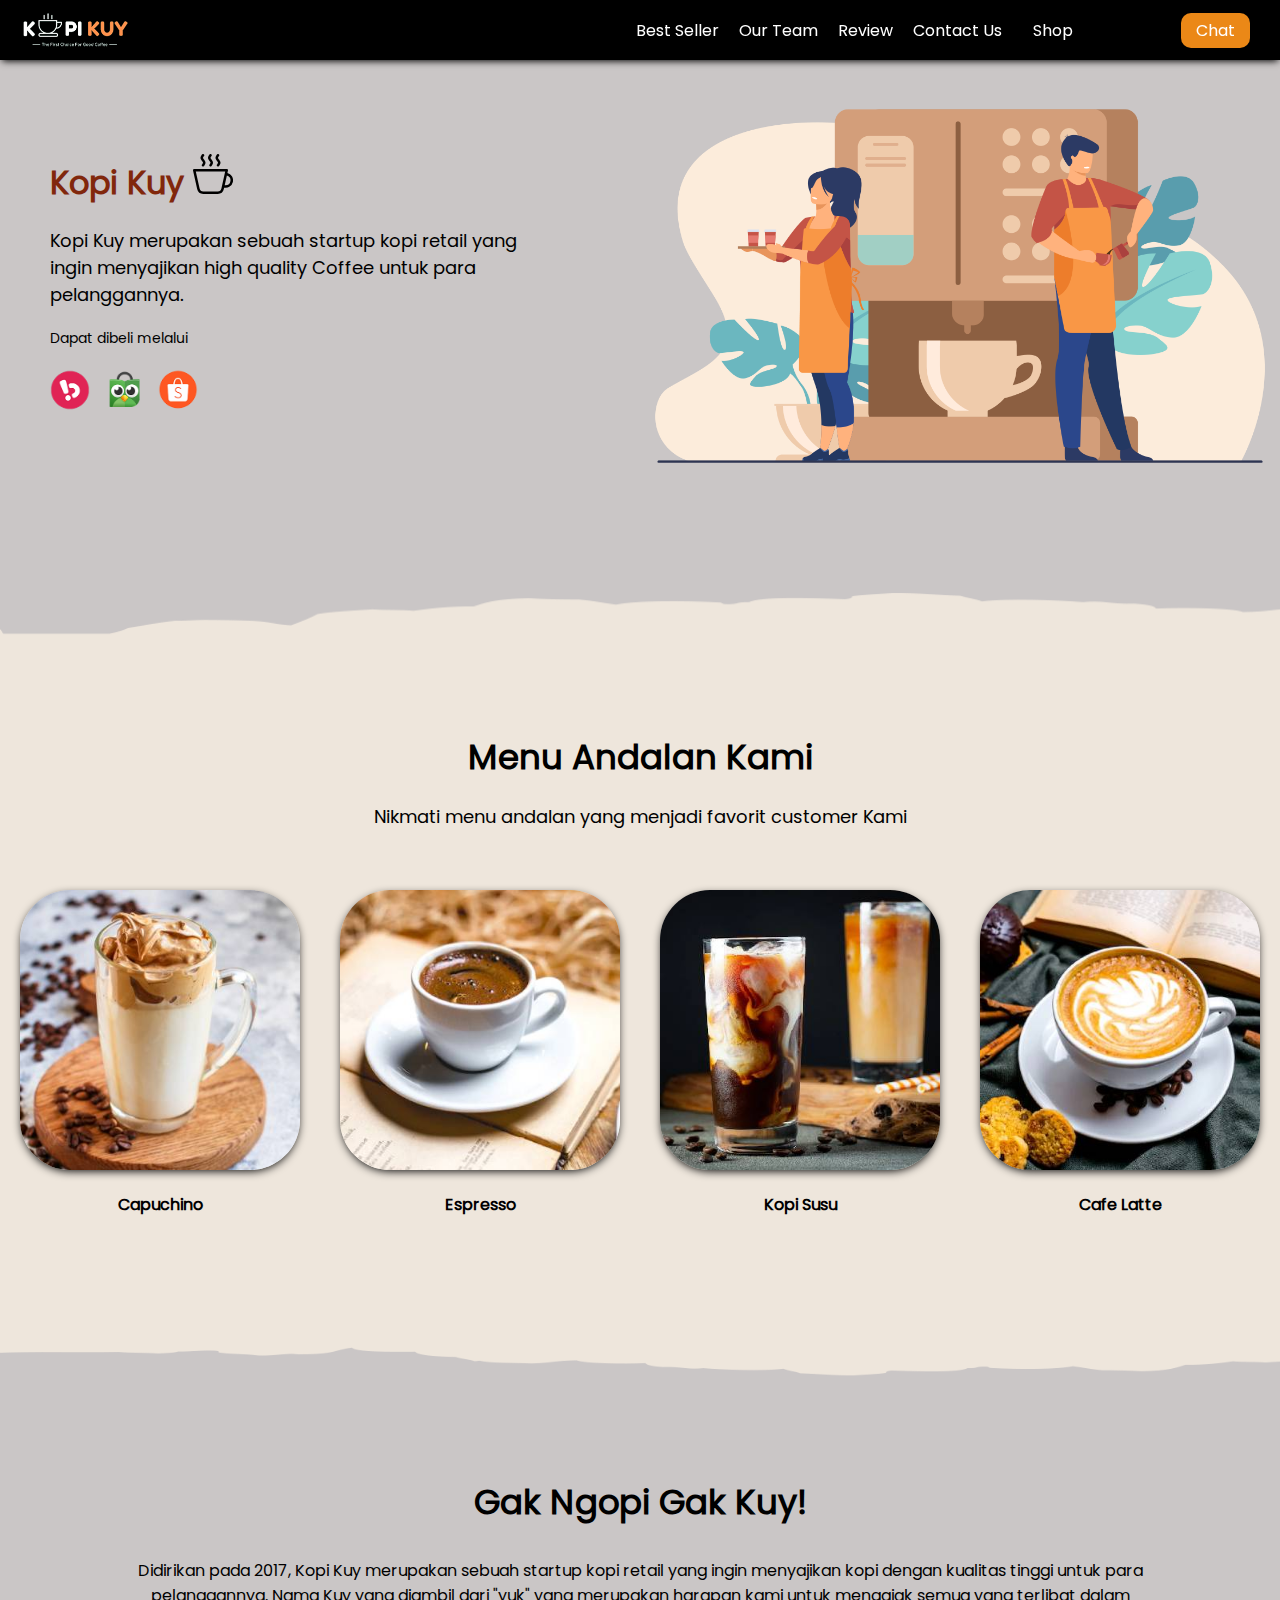
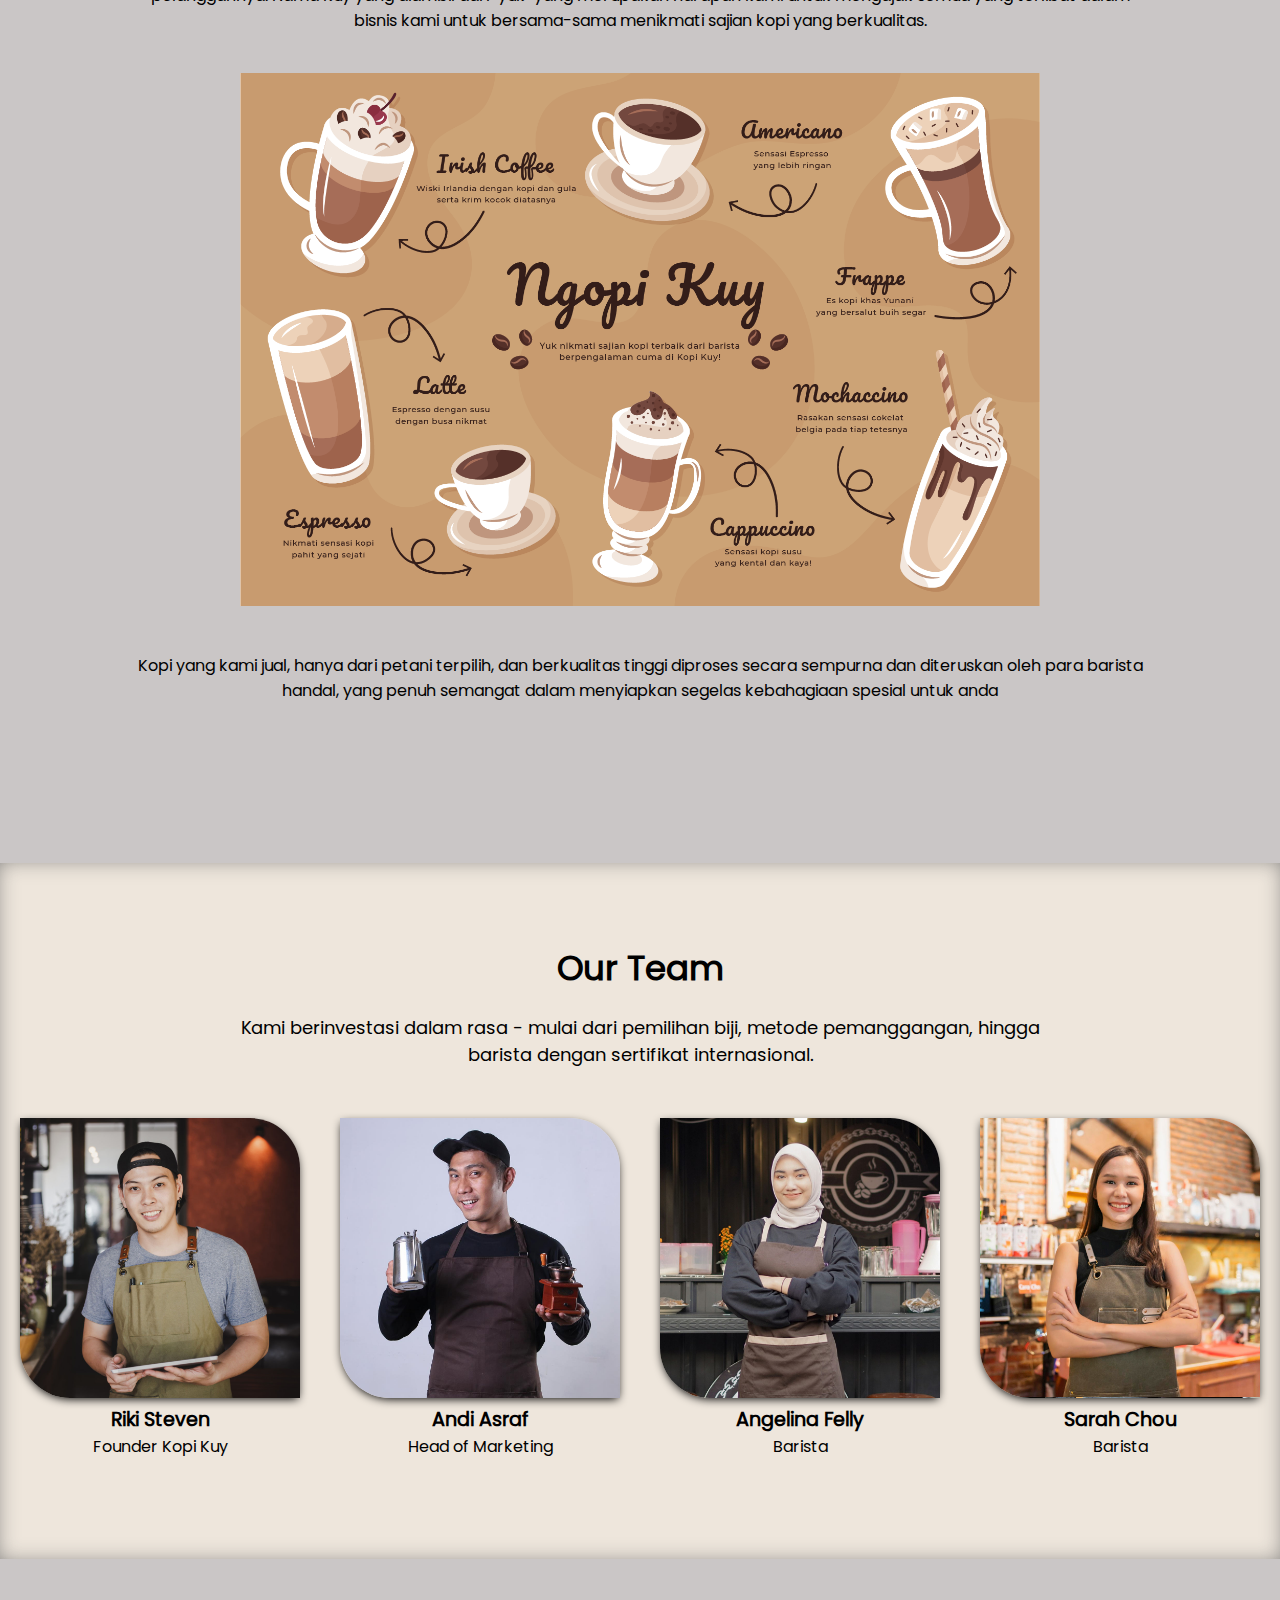
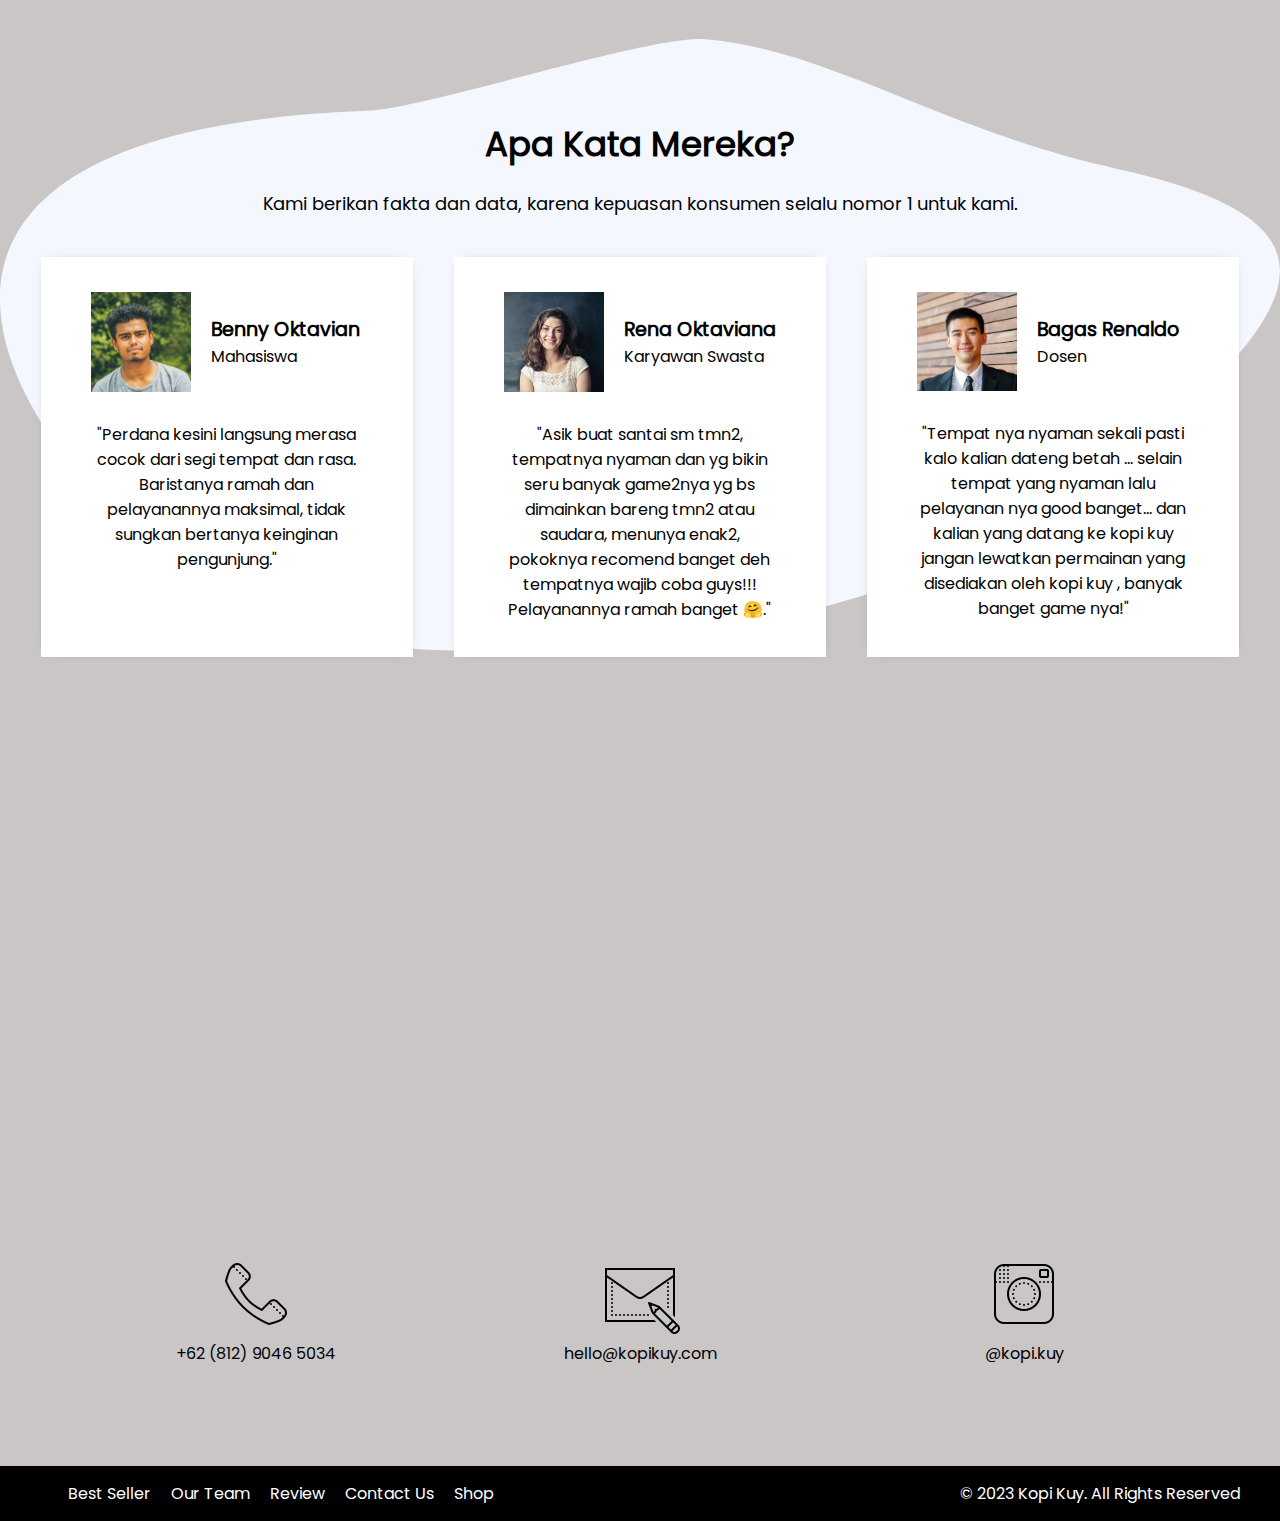
<file: index.html>
<!DOCTYPE html>
<html lang="id">

<head>
    <meta charset="UTF-8">
    <meta http-equiv="X-UA-Compatible" content="IE=edge">
    <meta name="viewport" content="width=device-width, initial-scale=1.0">
    <link rel="shortcut icon" href="images/favicon.ico" type="image/x-icon">
    <title>Website Kopi Kuy</title>
    <link rel="stylesheet" href="css/style.css">
</head>

<body>
    <nav>
        <div class="baris">
            <img class="logo" src="images/logo/logo_kuy.png">
            <div class="navigasi">
                <a href="#best-seller">Best Seller</a>
                <a href="#our-team">Our Team</a>
                <a href="#review">Review</a>
                <a href="#contact-us">Contact Us</a>
            </div>
            <a class="shop" href="produk.html">Shop</a>
            <a class="chat" href="https://wa.me/nomor_hp_anda_pakai_62" target="_blank">Chat</a>
        </div>
    </nav>

    <!-- Tulis Kode Setelah panah di bawah ini -->

    <header>
        <div class="baris">
            <div class="col-kiri">
                <h1 class="judul-header">Kopi Kuy <img src="images/icon/icon_kopi.svg"></h1>

                <p class="subjudul-header">Kopi Kuy merupakan sebuah startup kopi retail yang ingin menyajikan high
                    quality Coffee untuk para pelanggannya.</p>
                <p class="dapat-dibeli">Dapat dibeli melalui</p>

                <div class="olshop">
                    <img src="images/logo/logo_bukalapak.png" alt="">
                    <img src="images/logo/logo_tokopedia.png" alt="">
                    <img src="images/logo/logo_shopee.png" alt="">
                </div>
            </div>

            <img class="col-kanan" src="images/header/header4.png">
        </div>
    </header>

    <section id="best-seller" class="best-seller">
        <h2 class="judul-best-seller">Menu Andalan Kami</h2>
        <p class="subjudul-best-seller">Nikmati menu andalan yang menjadi favorit customer Kami</p>

        <div class="baris">
            <div class="col-produk">
                <img src="images/produk/product_capuchino.jpg" alt="">
                <p class="nama-produk">Capuchino</p>
            </div>
            <div class="col-produk">
                <img src="images/produk/product_espresso.jpg" alt="">
                <p class="nama-produk">Espresso</p>
            </div>
            <div class="col-produk">
                <img src="images/produk/product_kopi_susu.jpg" alt="">
                <p class="nama-produk">Kopi Susu</p>
            </div>
            <div class="col-produk">
                <img src="images/produk/product_latte.jpg" alt="">
                <p class="nama-produk">Cafe Latte</p>
            </div>
        </div>
    </section>

    <section class="about-us" id="about-us">
        <h2 class="judul-about-us">
            Gak Ngopi Gak Kuy!
        </h2>
        <p class="tentang-about-us">
            Didirikan pada 2017, Kopi Kuy merupakan sebuah startup kopi retail
            yang ingin menyajikan kopi dengan kualitas tinggi untuk para pelanggannya.
            Nama Kuy yang diambil dari "yuk" yang merupakan harapan kami untuk mengajak semua
            yang terlibat dalam bisnis kami untuk bersama-sama menikmati sajian kopi yang berkualitas.
        </p>
        <img src="images/aset_kopi_jumbo.png" alt="">
        <p class="penjelasan-about-us">
            Kopi yang kami jual, hanya dari petani terpilih, dan berkualitas tinggi diproses
            secara sempurna dan diteruskan oleh para barista handal, yang penuh semangat
            dalam menyiapkan segelas kebahagiaan spesial untuk anda
        </p>
    </section>

    <section class="our-team" id="our-team">
        <h2 class="judul-team">Our Team</h2>
        <p class="subjudul-team">Kami berinvestasi dalam rasa - mulai dari pemilihan biji, metode pemanggangan,
            hingga barista dengan sertifikat internasional. </p>

        <div class="baris">
            <div class="col-team">
                <img src="images/team/team1.jpg">
                <h3>Riki Steven</h3>
                <p>Founder Kopi Kuy</p>
            </div>
            <div class="col-team">
                <img src="images/team/team2.jpg">
                <h3>Andi Asraf</h3>
                <p>Head of Marketing</p>
            </div>

            <div class="col-team">
                <img src="images/team/team3.jpg">
                <h3>Angelina Felly</h3>
                <p>Barista</p>
            </div>

            <div class="col-team">
                <img src="images/team/team4.jpg">
                <h3>Sarah Chou</h3>
                <p>Barista</p>
            </div>
        </div>
    </section>

    <section id="review" class="review">
        <h2 class="judul-review">Apa Kata Mereka?</h2>

        <p class="subjudul-review">Kami berikan fakta dan data, karena kepuasan konsumen selalu nomor 1 untuk kami.</p>

        <div class="baris">
            <div class="col-review">
                <div class="profile">
                    <img src="images/customer/customer1.jpg">
                    <div class="nama-profile">
                        <h3>Benny Oktavian</h3>
                        <p>Mahasiswa</p>
                    </div>
                </div>
                <p class="testimoni">"Perdana kesini langsung merasa cocok dari segi tempat dan rasa. Baristanya ramah
                    dan pelayanannya maksimal, tidak sungkan bertanya keinginan pengunjung."</p>
            </div>
            <div class="col-review">
                <div class="profile">
                    <img src="images/customer/customer2.jpg">
                    <div class="nama-profile">
                        <h3>Rena Oktaviana</h3>
                        <p>Karyawan Swasta</p>
                    </div>
                </div>
                <p class="testimoni">"Asik buat santai sm tmn2, tempatnya nyaman dan yg bikin seru banyak game2nya yg bs
                    dimainkan bareng tmn2 atau saudara, menunya enak2, pokoknya recomend banget deh
                    tempatnya wajib coba guys!!! Pelayanannya ramah banget 🤗."</p>
            </div>
            <div class="col-review">
                <div class="profile">
                    <img src="images/customer/customer3.jpg">
                    <div class="nama-profile">
                        <h3>Bagas Renaldo</h3>
                        <p>Dosen</p>
                    </div>
                </div>
                <p class="testimoni">"Tempat nya nyaman sekali pasti kalo kalian dateng betah ... selain tempat yang
                    nyaman lalu pelayanan nya good banget... dan kalian yang datang ke kopi kuy jangan
                    lewatkan permainan yang disediakan oleh kopi kuy , banyak banget game nya!"</p>
            </div>
        </div>
    </section>

    <section class="contact-us" id="contact-us">
        <iframe
            src="https://www.google.com/maps/embed?pb=!1m14!1m8!1m3!1d7932.741866032694!2d106.668581!3d-6.214715!3m2!1i1024!2i768!4f13.1!3m3!1m2!1s0x2e69f9912c7f297b%3A0xe5a3a671dae861ab!2sKopi%20kuy!5e0!3m2!1sid!2sid!4v1680617229460!5m2!1sid!2sid"
            width="100%" height="300" style="border:0;" allowfullscreen="" loading="lazy"
            referrerpolicy="no-referrer-when-downgrade"></iframe>
        <div class="baris">
            <div class="col-kontak">
                <img src="images/icon/icon_phone.png">
                <p>+62 (812) 9046 5034</p>
            </div>
            <div class="col-kontak">
                <img src="images/icon/icon_mail.png">
                <p>hello@kopikuy.com</p>
            </div>
            <div class="col-kontak">
                <img src="images/icon/icon_instagram.png">
                <a href="https://instagram.com" role="button">
                    <p>@kopi.kuy</p>
                </a>
            </div>
        </div>
    </section>

    <footer>
        <div class="baris">
            <div class="navigasi">
                <a href="#best-seller">Best Seller</a>
                <a href="#our-team">Our Team</a>
                <a href="#review">Review</a>
                <a href="#contact-us">Contact Us</a>
                <a href="produk.html">Shop</a>
            </div>
            <p class="copyright">© 2023 Kopi Kuy. All Rights Reserved</p>
        </div>
    </footer>

</body>

</html>
</file>
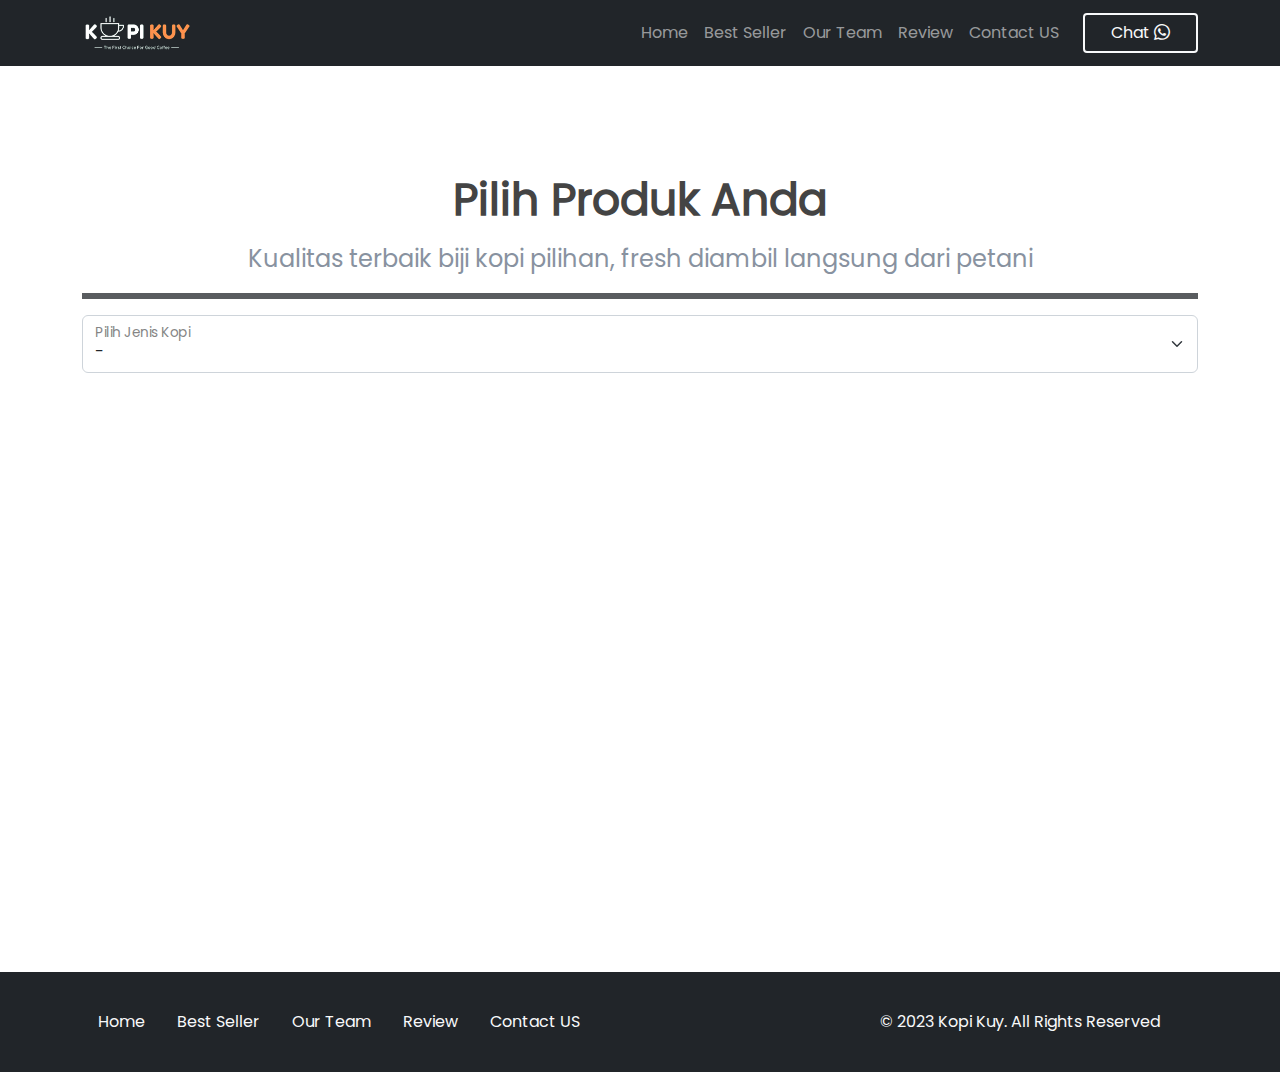
<file: produk.html>
<!DOCTYPE html>
<html lang="id">

<head>
    <meta charset="UTF-8">
    <meta http-equiv="X-UA-Compatible" content="IE=edge">
    <meta name="viewport" content="width=device-width, initial-scale=1.0">
    <link rel="shortcut icon" href="images/favicon/favicon.ico" type="image/x-icon">
    <title>Produk</title>
    <link rel="shortcut icon" href="images/favicon.ico" type="image/x-icon">
    <link rel="stylesheet" href="vendor/bootstrap/bootstrap.min.css">
    <link rel="stylesheet" href="vendor/bootstrap/bootstrap-icons.css">
    <link rel="stylesheet" href="vendor/rk.css">
    <script src="vendor/bootstrap/bootstrap.bundle.min.js"></script>
    <script src="js/jquery-3.6.3.min.js"></script>
    <style>
        /* tulis kode CSS internal di bawah sini */

        .card-title {
            height: 60px;
        }

        .hargasize {
            height: 32px;
        }

        /* Batas Akhir penulisan kode CSS internal */
    </style>
</head>

<body>
    <!-- Tulis Kode Bootstrap Di Bawah Sini -->

    <nav class="navbar navbar-dark bg-dark navbar-expand-lg bisadicopy">
        <div class="container">
            <a class="navbar-brand" href="https://www.rikikurnia.com">
                <img src="images/logo/logo_kuy.png" height="40" alt="image">
            </a>
            <button class="navbar-toggler" type="button" data-bs-toggle="collapse" data-bs-target="#navbarNav11"
                aria-controls="navbarNav11" aria-expanded="false" aria-label="Toggle navigation">
                <span class="navbar-toggler-icon"></span>
            </button>
            <div class="collapse navbar-collapse" id="navbarNav11">
                <ul class="navbar-nav ms-auto">
                    <li class="nav-item">
                        <a class="nav-link" href="index.html">Home</a>
                    </li>
                    <li class="nav-item active">
                        <a class="nav-link" href="index.html#best-seller">Best Seller</a>
                    </li>
                    <li class="nav-item">
                        <a class="nav-link" href="index.html#our-team">Our Team</a>
                    </li>
                    <li class="nav-item">
                        <a class="nav-link" href="index.html#review">Review</a>
                    </li>
                    <li class="nav-item">
                        <a class="nav-link" href="index.html#contact-us">Contact US</a>
                    </li>
                </ul>
                <a class="btn btn-outline-light ms-md-3" href="https://wa.me/628994642752?text=Halo saya mau beli..">
                    Chat <i class="bi bi-whatsapp"></i>
                </a>
            </div>
        </div>
    </nav>

    <section class="riki-block produk text-center my-5 py-5">
        <div class="container">
            <h1>Pilih Produk Anda</h1>
            <p class="fs-4">Kualitas terbaik biji kopi pilihan, fresh diambil langsung dari petani</p>
            <hr class="border border-dark border-3 opacity-75">

            <!-- Ini Untuk Select -->
            <div class="form-floating">
                <select class="form-select" id="select_kopi">
                    <option selected disabled>-</option>
                    <option value="arabica">Arabica</option>
                    <option value="robusta">Robusta</option>
                </select>
                <label for="select_kopi">Pilih Jenis Kopi</label>
            </div>

            <div id="baris_produk" class="row row-cols-1 row-cols-sm-2 row-cols-md-3 row-cols-lg-4 text-center mt-5">

            </div>
        </div>
    </section>


    <footer class="riki-block footer-small bg-dark">
        <div class="container">
            <div class="row align-items-center">
                <div class="col-12 col-md-8">
                    <ul class="nav justify-content-center justify-content-md-start">
                        <li class="nav-item">
                            <a class="nav-link text-light" href="index.html">Home</a>
                        </li>
                        <li class="nav-item active">
                            <a class="nav-link text-light" href="index.html#best-seller">Best Seller</a>
                        </li>
                        <li class="nav-item">
                            <a class="nav-link text-light" href="index.html#our-team">Our Team</a>
                        </li>
                        <li class="nav-item">
                            <a class="nav-link text-light" href="index.html#review">Review</a>
                        </li>
                        <li class="nav-item">
                            <a class="nav-link text-light" href="index.html#contact-us">Contact US</a>
                        </li>
                    </ul>
                </div>

                <div class="col-12 col-md-4 mt-4 mt-md-0 text-center text-md-right text-light">
                    &copy; 2023 Kopi Kuy. All Rights Reserved
                </div>
            </div>
        </div>
    </footer>

    <!-- Batas Akhir penulisan kode Bootstrap -->
    <script>
        /* Tulis Javascript Di bawah Sini */
        var sumber = "https://rikikurnia.com/prakerja/api/kopi"
        var sumber2 = "data.json"

        select_kopi.onchange = function () {
            var dipilih = select_kopi.value
            console.log(dipilih)
            ambilData(dipilih)
        }

        function ambilData(dipilih) {

            var template = ''

            $.getJSON(sumber2).then(function (data) {

                var data_kopi = data[dipilih]
                console.log(data_kopi)

                data_kopi.forEach(item => {
                    template += `<div class="col mb-4">
                <div class="card">
                    <img src="${item.foto}" class="card-img-top" alt="...">
                    <div class="card-body">
                        <h5 class="card-title">${item.nama}</h5>
                        <div class="row my-4">
                            <div class="col">
                                ${item.size}
                            </div>
                            <div class="col">
                                ${item.harga}
                            </div>
                        </div>
                        <a href="${item.link}" class="btn btn-success w-100"><i class="bi bi-cart4"></i> Beli</a>
                    </div>
                </div>
            </div>`
                })

                baris_produk.innerHTML = template
            })

        }

        /* Batas Akhir penulisan kode Javascript */
    </script>
</body>

</html>
</file>
<file: css/style.css>
/* Pengaturan Global */

/* Mendaftarkan font ke dalam CSS, dan memberi nama family */
@font-face {
   font-family: 'Poppins';
   src: url(../fonts/poppins.woff2);
}

* {
   box-sizing: border-box;
   margin: 0;
   padding: 0;
}

html {
   /* agar scroll ketika klik pada navigasi menjadi halus */
   scroll-behavior: smooth;
}

body {
   /* mendaftarkan semua teks pada body menjadi family Poppins */
   font-family: 'Poppins';
   background-color: #cac6c6;
}

a {
   /* menghilangkan garis bawah pada link */
   text-decoration: none;

   /* menghilangkan warna bawaan pada link */
   color: unset;
}

h2 {
   /* mengatur ukuran huruf ke 34 pixel */
   font-size: 34px;
}

h3 {
   /* mengatur ukuran huruf ke 1.2rem */
   font-size: 1.2rem;
}

h1,
h2,
h3 {
   /* mengatur tebal huruf */
   font-weight: bold;
}

img {
   /* 
      mengatur agar semua elemen img memiliki panjang maksimal 100% agar
      tidak besar gambar tidak melebihi layar ataupun pembungkus
   */
   max-width: 100%;
}

/* Navigasi */

nav {
   /* background-color mengatur warna latar belakang */
   background-color: red;

   /* penulisan 2 background-color seperti ini akan mengabaikan penulisan sebelumnya */
   background-color: #000000;

   /* box-shadow membuat efek bayangan */
   box-shadow: 0 3px 7px -2px #000;

   /* width mengatur panjang elemen */
   width: 100%;
   padding-top: 10px;
   padding-bottom: 10px;

   /* position mengatur posisi elemen, static untuk biasa, fixed untuk efek menempel */
   position: fixed;

   /* Nilai z-index semakin besar, maka elemen akan semakin di depan */
   z-index: 500;
}

/* 
   PERHATIKAN bahwa dalam mengatur elemen, nama elemen langsung ditulis
   sedangkan untuk mengatur class, dibutuhkan tanda titik (.) terlebih dulu
   img {} berarti elemen dengan tag img, 
   sedangkan .img artinya elemen dengan kelas img   
*/

.baris {
   /* 
      display: flex memiliki pengaturan yang dapat mengatur agar elemen
      di dalamnya memiliki ukuran yang fleksibel
   */
   display: flex;

   /* 
      align-items: center mengatur elemen di dalamnya rata tengah vertikal
   */
   align-items: center;

   /* 
      justify-content: center mengatur elemen di dalamnya rata tengah horizontal
   */
   justify-content: center;

   /* 
      flex-wrap: wrap mengatur agar jika panjang elemen berlebih, maka elemen
      akan otomatis diletakan di baris baru
   */
   flex-wrap: wrap;
}

section {
   /* text-align mengatur rata tulisan, bisa bernilai: left, right, center, justify */
   text-align: center;
}

.logo {
   /* height mengatur tinggi elemen */
   height: 40px;
   margin-left: 20px;
}

.navigasi {
   margin-left: auto;
   margin-right: 15px;
}

.navigasi a,
.shop {
   color: #fff;
   padding-left: 8px;
   padding-right: 8px;
}

.shop {
   margin-right: 100px;
}

.chat {
   margin-right: 30px;
   background-color: rgb(235, 136, 23);
   color: #fff;
   padding-top: 5px;
   padding-right: 15px;
   padding-bottom: 5px;
   padding-left: 15px;
   border-radius: 10px;
}


/* HEADER */


header,
section {
   /*
    padding mengatur jarak ke dalam
    pada padding dan margin ditambahkan top / right / bottom / top 
    untuk mengatur jarak masing-masing 
   */
   padding-top: 80px;
   padding-bottom: 80px;

   /* margin mengatur jarak ke luar */
   margin-bottom: 80px;
}

/* penulisan CSS dapat digabung dengan beberapa elemen */
.col-kiri,
.col-kanan {
   /* width mengatur panjang elemen. 50% artinya setengah ukuran pembungkus */
   width: 50%;
}

.col-kiri {
   padding-left: 50px;
   padding-right: 120px;
}

.judul-header {
   margin-bottom: 20px;
   color: #81270c;
}

.subjudul-header {
   /* font-size digunakan untuk mengatur ukuran huruf */
   font-size: 18px;
}

.dapat-dibeli {
   margin-top: 20px;
   margin-bottom: 20px;
   font-size: 14px;
}

.olshop img {
   width: 40px;

   /* height digunakan untuk mengatur tinggi elemen */
   height: auto;
   margin-right: 10px;
}

/* Best Seller */

.best-seller {
   position: relative;

   /* background-color mengatur warna latar belakang elemen */
   background-color: #EEE6DC;
}

/* 
terkait position, after, dan before memerlukan pemahaman mendalam
terkait layout pada CSS untuk dapat memahami secara penuh 
*/

.best-seller::before,
.best-seller::after {
   position: absolute;
   content: "";
   width: 100%;
   height: 76px;

   /* background-image untuk menambahkan gambar sebagai background */
   background-image: url(../images/garis-atas.png);

   /*background-size agar gambar latar menyesuaikan tinggi / panjang elemen */
   background-size: cover;

   top: -60px;
   left: 0;
}

.best-seller::after {
   height: 60px;
   background-image: url(../images/garis-bawah.png);
   top: unset;
   bottom: -60px;
}

.judul-best-seller {
   margin-bottom: 20px;
}

.subjudul-best-seller {
   font-size: 18px;
   margin-bottom: 40px;
}

.col-produk {
   /* 
      Penulisan padding dan margin seperti padding:20px ini penulisan singkat 
      yang berarti top, right, bottom, left nilainya sama, yaitu 20px 
   */
   padding: 20px;
   width: 25%;
}

.col-produk img {
   /* transition membuat animasi transisi dari perubahan style, 0.3s berarti 0.3 detik */
   transition: all 0.3s ease;

   /* border-radius  Membuat sudut membulat */
   border-radius: 50px;

   /* box-shadow membuat efek bayangan */
   box-shadow: 0 3px 10px -2px #000;
}

/* :hover akan dijalankan saat mouse ada di atas elemen */
.col-produk img:hover {

   /* membuat transformasi, bisa berupa scale(1.05), rotate(180deg), translateY(-50px), dsb */
   transform: scale(0.9);
   border-radius: 50%;
}

.nama-produk {
   margin-top: 15px;
   font-weight: bold;
}

/* About US */

.about-us {
   /* max-width: 80%; mengatur panjang maksimal elemen tidak boleh melebihi 80% layar */
   max-width: 80%;

   /* margin-left dan margin-right auto akan membuat posisi elemen berada di tengah */
   margin-left: auto;
   margin-right: auto;
}

.judul-about-us {
   margin-bottom: 30px;
}

/* 
   penulisan .about-us img {} berarti mengatur elemen img 
   yang ada di dalam elemen dengan kelas about-us 
   harap perhatikan .about-us dan image dipisahkan spasi
   penulisan class diawali titik (.) penulisan elemen tidak
*/
.about-us img {
   /* 
      Penulisan width: 800px dan max-width: 100% mengatur agar
      elemen memiliki panjang 800px namun tidak boleh melebihi 100% ukuran layar
   */
   width: 800px;
   max-width: 100%;
}

.tentang-about-us {
   margin-bottom: 40px;
}

.penjelasan-about-us {
   margin-top: 40px;
}

/* OUR TEAM */

.our-team {
   background-color: #EEE6DC;
   box-shadow: inset 0px 0px 23px -6px #707070;
}

.judul-team {
   margin-bottom: 20px;
}

.subjudul-team {
   margin-bottom: 30px;
   font-size: 18px;
   width: 800px;
   max-width: 90%;
   margin-left: auto;
   margin-right: auto;
}

.col-team {
   width: 25%;
   padding: 20px;
}

.col-team img {
   box-shadow: 0 3px 10px -2px #000;
   border-radius: 0px 50px 0px 50px;
}


/* REVIEW */

.review {
   background-image: url(../images/bg-review.svg);
   /* 
      background-size: contain;
      membuat gambar latar belakang tidak terpotong
   */
   background-size: contain;

   /* 
      background-repeat: no-repeat;
      membuat gambar latar belakang tidak diulang (duplikat)
   */
   background-repeat: no-repeat;
   padding-left: 20px;
   padding-right: 20px;
}

.judul-review {
   margin-bottom: 20px;
}

.subjudul-review {
   margin-bottom: 40px;
   font-size: 18px;
}

.review .baris {
   justify-content: space-around;
   /* align-items: stretch; membuat tinggi elemen di dalam .review .baris seragam */
   align-items: stretch;
}

.col-review {
   width: 30%;
   padding: 35px 50px;
   box-shadow: 0px 0px 12px -10px #000;
   background-color: #fff;
}

.profile {
   display: flex;
   margin-bottom: 30px;
   align-items: center;
}

/* mengatur elemen img yang ada di dalam class(.) profile */
.profile img {
   width: 100px;
   margin-right: 20px;
}

.profile .nama-profile {
   text-align: left;
}

/* CONTACT US */
.contact-us {
   margin-bottom: 20px;
}

.col-kontak {
   width: 30%;
   margin-top: 50px;
   /* color mengatur warna tulisan */
   color: #000000;
}

/* FOOTER */

footer {
   background-color: #000000;
   padding-top: 15px;
   padding-bottom: 15px;
   color: #fff;
   padding-right: 40px;
   padding-left: 40px;
}

footer .navigasi {
   margin-left: 20px;
   margin-right: auto;
}


/* UNTUK RESPONSIF DI BAWAH */

@media (max-width:600px) {

   .navigasi {
      display: none;
   }

   .shop {
      margin-right: 20px;
      margin-left: auto;
   }

   .col-kiri,
   .col-kanan {
      width: 100%;
      padding: 20px;
      text-align: center;
   }

   .col-team,
   .col-produk {
      width: 50%;
   }

   .col-review {
      width: 100%;
      margin-bottom: 30px;
      text-align: left;
   }

}
</file>
<file: vendor/rk.css>
/* poppins-300 - latin */
@font-face {
    font-display: swap;
    /* Check https://developer.mozilla.org/en-US/docs/Web/CSS/@font-face/font-display for other options. */
    font-family: 'Poppins';
    font-style: normal;
    font-weight: 400;
    src: url('../fonts/poppins.woff2') format('woff2');
    /* Chrome 5+, Firefox 3.6+, IE 9+, Safari 5.1+ */
}


*,
*::before,
*::after {
    box-sizing: border-box;
}

html {
    font-family: sans-serif;
    line-height: 1.15;
    -webkit-text-size-adjust: 100%;
    -ms-text-size-adjust: 100%;
    -ms-overflow-style: scrollbar;
    -webkit-tap-highlight-color: rgba(0, 0, 0, 0);
}

@-ms-viewport {
    width: device-width;
}

article,
aside,
figcaption,
figure,
footer,
header,
hgroup,
main,
nav,
section {
    display: block;
}

body {
    margin: 0;
    font-family: 'Poppins', Helvetica, Arial;
    font-size: 1em;
    font-weight: 400;
    line-height: 1.5;
    color: #444444;
    text-align: left;
    background-color: #fff;
}

[tabindex="-1"]:focus {
    outline: 0 !important;
}

hr {
    box-sizing: content-box;
    height: 0;
    overflow: visible;
}

h1,
h2,
h3,
h4,
h5,
h6 {
    margin-top: 0;
    margin-bottom: 0.5rem;
}

p {
    margin-top: 0;
    margin-bottom: 1rem;
}

abbr[title],
abbr[data-original-title] {
    text-decoration: underline;
    text-decoration: underline dotted;
    cursor: help;
    border-bottom: 0;
}

address {
    margin-bottom: 1rem;
    font-style: normal;
    line-height: inherit;
}

ol,
ul,
dl {
    margin-top: 0;
    margin-bottom: 1rem;
}

ol ol,
ul ul,
ol ul,
ul ol {
    margin-bottom: 0;
}

dt {
    font-weight: 700;
}

dd {
    margin-bottom: .5rem;
    margin-left: 0;
}

blockquote {
    margin: 0 0 1rem;
}

dfn {
    font-style: italic;
}

b,
strong {
    font-weight: bolder;
}

small {
    font-size: 80%;
}

sub,
sup {
    position: relative;
    font-size: 75%;
    line-height: 0;
    vertical-align: baseline;
}

sub {
    bottom: -.25em;
}

sup {
    top: -.5em;
}

a {
    color: #329ef7;
    text-decoration: none;
    background-color: transparent;
    -webkit-text-decoration-skip: objects;
}

a:hover {
    color: #0056b3;
    text-decoration: underline;
}

a:not([href]):not([tabindex]) {
    color: inherit;
    text-decoration: none;
}

a:not([href]):not([tabindex]):hover,
a:not([href]):not([tabindex]):focus {
    color: inherit;
    text-decoration: none;
}

a:not([href]):not([tabindex]):focus {
    outline: 0;
}

pre,
code,
kbd,
samp {
    font-family: SFMono-Regular, Menlo, Monaco, Consolas, "Liberation Mono", "Courier New", monospace;
    font-size: 1em;
}

pre {
    margin-top: 0;
    margin-bottom: 1rem;
    overflow: auto;
    -ms-overflow-style: scrollbar;
}

figure {
    margin: 0 0 1rem;
}

img {
    vertical-align: middle;
    border-style: none;
}

svg {
    overflow: hidden;
    vertical-align: middle;
}

table {
    border-collapse: collapse;
}

caption {
    padding-top: 0.75rem;
    padding-bottom: 0.75rem;
    color: #6c757d;
    text-align: left;
    caption-side: bottom;
}

th {
    text-align: inherit;
}

label {
    display: inline-block;
    margin-bottom: 0.5rem;
}

button {
    border-radius: 0;
}

button:focus {
    outline: 1px dotted;
    outline: 5px auto -webkit-focus-ring-color;
}

input,
button,
select,
optgroup,
textarea {
    margin: 0;
    font-family: inherit;
    font-size: inherit;
    line-height: inherit;
}

button,
input {
    overflow: visible;
}

button,
select {
    text-transform: none;
}

button,
html [type="button"],
[type="reset"],
[type="submit"] {
    -webkit-appearance: button;
    appearance: button;
}

button::-moz-focus-inner,
[type="button"]::-moz-focus-inner,
[type="reset"]::-moz-focus-inner,
[type="submit"]::-moz-focus-inner {
    padding: 0;
    border-style: none;
}

input[type="radio"],
input[type="checkbox"] {
    box-sizing: border-box;
    padding: 0;
}

input[type="date"],
input[type="time"],
input[type="datetime-local"],
input[type="month"] {
    -webkit-appearance: listbox;
    appearance: listbox;
}

textarea {
    overflow: auto;
    resize: vertical;
}

fieldset {
    min-width: 0;
    padding: 0;
    margin: 0;
    border: 0;
}

legend {
    display: block;
    width: 100%;
    max-width: 100%;
    padding: 0;
    margin-bottom: .5rem;
    font-size: 1.5rem;
    line-height: inherit;
    color: inherit;
    white-space: normal;
}

progress {
    vertical-align: baseline;
}

[type="number"]::-webkit-inner-spin-button,
[type="number"]::-webkit-outer-spin-button {
    height: auto;
}

[type="search"] {
    outline-offset: -2px;
    -webkit-appearance: none;
    appearance: none;
}

[type="search"]::-webkit-search-cancel-button,
[type="search"]::-webkit-search-decoration {
    -webkit-appearance: none;
}

::-webkit-file-upload-button {
    font: inherit;
    -webkit-appearance: button;
}

output {
    display: inline-block;
}

summary {
    display: list-item;
    cursor: pointer;
}

template {
    display: none;
}

[hidden] {
    display: none !important;
}

h1,
h2,
h3,
h4,
h5,
h6,
.h1,
.h2,
.h3,
.h4,
.h5,
.h6 {
    margin-bottom: 0.5rem;
    font-family: inherit;
    font-weight: 600;
    line-height: 1.5;
    color: inherit;
}

h1,
.h1 {
    font-size: 2.75rem;
}

h2,
.h2 {
    font-size: 2rem;
}

h3,
.h3 {
    font-size: 1.125rem;
}

h4,
.h4 {
    font-size: 1rem;
}

h5,
.h5 {
    font-size: 0.875rem;
}

h6,
.h6 {
    font-size: 0.813rem;
}

.lead {
    font-size: 1.4rem;
    font-weight: 400;
}

.display-1 {
    font-size: 6rem;
    font-weight: 300;
    line-height: 1.2;
}

.display-2 {
    font-size: 5.5rem;
    font-weight: 300;
    line-height: 1.2;
}

.display-3 {
    font-size: 4.5rem;
    font-weight: 300;
    line-height: 1.2;
}

.display-4 {
    font-size: 3.5rem;
    font-weight: 300;
    line-height: 1.2;
}

hr {
    margin-top: 1rem;
    margin-bottom: 1rem;
    border: 0;
    border-top: 1px solid rgba(0, 0, 0, 0.1);
}

small,
.small {
    font-size: 80%;
    font-weight: 400;
}

mark,
.mark {
    padding: 0.2em;
    background-color: #fcf8e3;
}

.list-unstyled {
    padding-left: 0;
    list-style: none;
}

.list-inline {
    padding-left: 0;
    list-style: none;
}

.list-inline-item {
    display: inline-block;
}

.list-inline-item:not(:last-child) {
    margin-right: 0.5rem;
}

.initialism {
    font-size: 90%;
    text-transform: uppercase;
}

.blockquote {
    margin-bottom: 1rem;
    font-size: 1.25rem;
}

.blockquote-footer {
    display: block;
    font-size: 80%;
    color: #6c757d;
}

.blockquote-footer::before {
    content: "\2014 \00A0";
}

.form-control {
    display: block;
    width: 100%;
    height: calc(2.25rem + 0.25rem);
    padding: 0.375rem 0.75rem;
    font-size: 1em;
    line-height: 1.5;
    color: #495057;
    background-color: #fff;
    background-clip: padding-box;
    border: 1px solid #ced4da;
    border-radius: 0.25rem;
    transition: border-color 0.15s ease-in-out, box-shadow 0.15s ease-in-out;
}

@media screen and (prefers-reduced-motion: reduce) {
    .form-control {
        transition: none;
    }
}

.form-control::-ms-expand {
    background-color: transparent;
    border: 0;
}

.form-control:focus {
    color: #495057;
    background-color: #fff;
    border-color: #80bdff;
    outline: 0;
    box-shadow: 0 0 0 0.2rem rgba(0, 123, 255, 0.25);
}

.form-control::placeholder {
    color: #6c757d;
    opacity: 1;
}

.form-control:disabled,
.form-control[readonly] {
    background-color: #e9ecef;
    opacity: 1;
}

select.form-control:focus::-ms-value {
    color: #495057;
    background-color: #fff;
}

.form-control-file,
.form-control-range {
    display: block;
    width: 100%;
}

.col-form-label {
    padding-top: calc(0.375rem + 1px);
    padding-bottom: calc(0.375rem + 1px);
    margin-bottom: 0;
    font-size: inherit;
    line-height: 1.5;
}

.col-form-label-lg {
    padding-top: calc(0.5rem + 1px);
    padding-bottom: calc(0.5rem + 1px);
    font-size: 1.25rem;
    line-height: 1.5;
}

.col-form-label-sm {
    padding-top: calc(0.25rem + 1px);
    padding-bottom: calc(0.25rem + 1px);
    font-size: 0.875rem;
    line-height: 1.5;
}

.form-control-plaintext {
    display: block;
    width: 100%;
    padding-top: 0.375rem;
    padding-bottom: 0.375rem;
    margin-bottom: 0;
    line-height: 1.5;
    color: #212529;
    background-color: transparent;
    border: solid transparent;
    border-width: 1px 0;
}

.form-control-plaintext.form-control-sm,
.form-control-plaintext.form-control-lg {
    padding-right: 0;
    padding-left: 0;
}

.form-control-sm {
    height: calc(1.8125rem + 0.25rem);
    padding: 0.25rem 0.5rem;
    font-size: 0.875rem;
    line-height: 1.5;
    border-radius: 0.2rem;
}

.form-control-lg {
    height: calc(2.875rem + 0.25rem);
    padding: 0.5rem 1rem;
    font-size: 1.25rem;
    line-height: 1.5;
    border-radius: 0.3rem;
}

select.form-control[size],
select.form-control[multiple] {
    height: auto;
}

textarea.form-control {
    height: auto;
}

.form-group {
    margin-bottom: 1rem;
}

.form-text {
    display: block;
    margin-top: 0.25rem;
}

.form-row {
    display: flex;
    flex-wrap: wrap;
    margin-right: -5px;
    margin-left: -5px;
}

.form-row>.col,
.form-row>[class*="col-"] {
    padding-right: 5px;
    padding-left: 5px;
}

.form-check {
    position: relative;
    display: block;
    padding-left: 1.25rem;
}

.form-check-input {
    position: absolute;
    margin-top: 0.3rem;
    margin-left: -1.25rem;
}

.form-check-input:disabled~.form-check-label {
    color: #6c757d;
}

.form-check-label {
    margin-bottom: 0;
}

.form-check-inline {
    display: inline-flex;
    align-items: center;
    padding-left: 0;
    margin-right: 0.75rem;
}

.form-check-inline .form-check-input {
    position: static;
    margin-top: 0;
    margin-right: 0.3125rem;
    margin-left: 0;
}

.valid-feedback {
    display: none;
    width: 100%;
    margin-top: 0.25rem;
    font-size: 80%;
    color: #28a745;
}

.valid-tooltip {
    position: absolute;
    top: 100%;
    z-index: 5;
    display: none;
    max-width: 100%;
    padding: 0.25rem 0.5rem;
    margin-top: .1rem;
    font-size: 0.875rem;
    line-height: 1.5;
    color: #fff;
    background-color: rgba(40, 167, 69, 0.9);
    border-radius: 0.25rem;
}

.was-validated .form-control:valid,
.form-control.is-valid,
.was-validated .custom-select:valid,
.custom-select.is-valid {
    border-color: #28a745;
}

.was-validated .form-control:valid:focus,
.form-control.is-valid:focus,
.was-validated .custom-select:valid:focus,
.custom-select.is-valid:focus {
    border-color: #28a745;
    box-shadow: 0 0 0 0.2rem rgba(40, 167, 69, 0.25);
}

.was-validated .form-control:valid~.valid-feedback,
.was-validated .form-control:valid~.valid-tooltip,
.form-control.is-valid~.valid-feedback,
.form-control.is-valid~.valid-tooltip,
.was-validated .custom-select:valid~.valid-feedback,
.was-validated .custom-select:valid~.valid-tooltip,
.custom-select.is-valid~.valid-feedback,
.custom-select.is-valid~.valid-tooltip {
    display: block;
}

.was-validated .form-control-file:valid~.valid-feedback,
.was-validated .form-control-file:valid~.valid-tooltip,
.form-control-file.is-valid~.valid-feedback,
.form-control-file.is-valid~.valid-tooltip {
    display: block;
}

.was-validated .form-check-input:valid~.form-check-label,
.form-check-input.is-valid~.form-check-label {
    color: #28a745;
}

.was-validated .form-check-input:valid~.valid-feedback,
.was-validated .form-check-input:valid~.valid-tooltip,
.form-check-input.is-valid~.valid-feedback,
.form-check-input.is-valid~.valid-tooltip {
    display: block;
}

.was-validated .custom-control-input:valid~.custom-control-label,
.custom-control-input.is-valid~.custom-control-label {
    color: #28a745;
}

.was-validated .custom-control-input:valid~.custom-control-label::before,
.custom-control-input.is-valid~.custom-control-label::before {
    background-color: #71dd8a;
}

.was-validated .custom-control-input:valid~.valid-feedback,
.was-validated .custom-control-input:valid~.valid-tooltip,
.custom-control-input.is-valid~.valid-feedback,
.custom-control-input.is-valid~.valid-tooltip {
    display: block;
}

.was-validated .custom-control-input:valid:checked~.custom-control-label::before,
.custom-control-input.is-valid:checked~.custom-control-label::before {
    background-color: #34ce57;
}

.was-validated .custom-control-input:valid:focus~.custom-control-label::before,
.custom-control-input.is-valid:focus~.custom-control-label::before {
    box-shadow: 0 0 0 1px #fff, 0 0 0 0.2rem rgba(40, 167, 69, 0.25);
}

.was-validated .custom-file-input:valid~.custom-file-label,
.custom-file-input.is-valid~.custom-file-label {
    border-color: #28a745;
}

.was-validated .custom-file-input:valid~.custom-file-label::after,
.custom-file-input.is-valid~.custom-file-label::after {
    border-color: inherit;
}

.was-validated .custom-file-input:valid~.valid-feedback,
.was-validated .custom-file-input:valid~.valid-tooltip,
.custom-file-input.is-valid~.valid-feedback,
.custom-file-input.is-valid~.valid-tooltip {
    display: block;
}

.was-validated .custom-file-input:valid:focus~.custom-file-label,
.custom-file-input.is-valid:focus~.custom-file-label {
    box-shadow: 0 0 0 0.2rem rgba(40, 167, 69, 0.25);
}

.invalid-feedback {
    display: none;
    width: 100%;
    margin-top: 0.25rem;
    font-size: 80%;
    color: #dc3545;
}

.invalid-tooltip {
    position: absolute;
    top: 100%;
    z-index: 5;
    display: none;
    max-width: 100%;
    padding: 0.25rem 0.5rem;
    margin-top: .1rem;
    font-size: 0.875rem;
    line-height: 1.5;
    color: #fff;
    background-color: rgba(220, 53, 69, 0.9);
    border-radius: 0.25rem;
}

.was-validated .form-control:invalid,
.form-control.is-invalid,
.was-validated .custom-select:invalid,
.custom-select.is-invalid {
    border-color: #dc3545;
}

.was-validated .form-control:invalid:focus,
.form-control.is-invalid:focus,
.was-validated .custom-select:invalid:focus,
.custom-select.is-invalid:focus {
    border-color: #dc3545;
    box-shadow: 0 0 0 0.2rem rgba(220, 53, 69, 0.25);
}

.was-validated .form-control:invalid~.invalid-feedback,
.was-validated .form-control:invalid~.invalid-tooltip,
.form-control.is-invalid~.invalid-feedback,
.form-control.is-invalid~.invalid-tooltip,
.was-validated .custom-select:invalid~.invalid-feedback,
.was-validated .custom-select:invalid~.invalid-tooltip,
.custom-select.is-invalid~.invalid-feedback,
.custom-select.is-invalid~.invalid-tooltip {
    display: block;
}

.was-validated .form-control-file:invalid~.invalid-feedback,
.was-validated .form-control-file:invalid~.invalid-tooltip,
.form-control-file.is-invalid~.invalid-feedback,
.form-control-file.is-invalid~.invalid-tooltip {
    display: block;
}

.was-validated .form-check-input:invalid~.form-check-label,
.form-check-input.is-invalid~.form-check-label {
    color: #dc3545;
}

.was-validated .form-check-input:invalid~.invalid-feedback,
.was-validated .form-check-input:invalid~.invalid-tooltip,
.form-check-input.is-invalid~.invalid-feedback,
.form-check-input.is-invalid~.invalid-tooltip {
    display: block;
}

.was-validated .custom-control-input:invalid~.custom-control-label,
.custom-control-input.is-invalid~.custom-control-label {
    color: #dc3545;
}

.was-validated .custom-control-input:invalid~.custom-control-label::before,
.custom-control-input.is-invalid~.custom-control-label::before {
    background-color: #efa2a9;
}

.was-validated .custom-control-input:invalid~.invalid-feedback,
.was-validated .custom-control-input:invalid~.invalid-tooltip,
.custom-control-input.is-invalid~.invalid-feedback,
.custom-control-input.is-invalid~.invalid-tooltip {
    display: block;
}

.was-validated .custom-control-input:invalid:checked~.custom-control-label::before,
.custom-control-input.is-invalid:checked~.custom-control-label::before {
    background-color: #e4606d;
}

.was-validated .custom-control-input:invalid:focus~.custom-control-label::before,
.custom-control-input.is-invalid:focus~.custom-control-label::before {
    box-shadow: 0 0 0 1px #fff, 0 0 0 0.2rem rgba(220, 53, 69, 0.25);
}

.was-validated .custom-file-input:invalid~.custom-file-label,
.custom-file-input.is-invalid~.custom-file-label {
    border-color: #dc3545;
}

.was-validated .custom-file-input:invalid~.custom-file-label::after,
.custom-file-input.is-invalid~.custom-file-label::after {
    border-color: inherit;
}

.was-validated .custom-file-input:invalid~.invalid-feedback,
.was-validated .custom-file-input:invalid~.invalid-tooltip,
.custom-file-input.is-invalid~.invalid-feedback,
.custom-file-input.is-invalid~.invalid-tooltip {
    display: block;
}

.was-validated .custom-file-input:invalid:focus~.custom-file-label,
.custom-file-input.is-invalid:focus~.custom-file-label {
    box-shadow: 0 0 0 0.2rem rgba(220, 53, 69, 0.25);
}

.form-inline {
    display: flex;
    flex-flow: row wrap;
    align-items: center;
}

.form-inline .form-check {
    width: 100%;
}

@media (min-width: 576px) {
    .form-inline label {
        display: flex;
        align-items: center;
        justify-content: center;
        margin-bottom: 0;
    }

    .form-inline .form-group {
        display: flex;
        flex: 0 0 auto;
        flex-flow: row wrap;
        align-items: center;
        margin-bottom: 0;
    }

    .form-inline .form-control {
        display: inline-block;
        width: auto;
        vertical-align: middle;
    }

    .form-inline .form-control-plaintext {
        display: inline-block;
    }

    .form-inline .input-group,
    .form-inline .custom-select {
        width: auto;
    }

    .form-inline .form-check {
        display: flex;
        align-items: center;
        justify-content: center;
        width: auto;
        padding-left: 0;
    }

    .form-inline .form-check-input {
        position: relative;
        margin-top: 0;
        margin-right: 0.25rem;
        margin-left: 0;
    }

    .form-inline .custom-control {
        align-items: center;
        justify-content: center;
    }

    .form-inline .custom-control-label {
        margin-bottom: 0;
    }
}

.btn {
    display: inline-block;
    font-weight: 400;
    text-align: center;
    white-space: nowrap;
    vertical-align: middle;
    user-select: none;
    border: 0.125rem solid transparent;
    padding: 0.375rem 1.625rem;
    font-size: 1em;
    line-height: 1.5;
    border-radius: 0.25rem;
    transition: color 0.15s ease-in-out, background-color 0.15s ease-in-out, border-color 0.15s ease-in-out, box-shadow 0.15s ease-in-out;
}

@media screen and (prefers-reduced-motion: reduce) {
    .btn {
        transition: none;
    }
}

.btn:hover,
.btn:focus {
    text-decoration: none;
}

.btn:focus,
.btn.focus {
    outline: 0;
    box-shadow: 0 0 0 0.2rem rgba(0, 123, 255, 0.25);
}

.btn.disabled,
.btn:disabled {
    opacity: 0.65;
}

.btn:not(:disabled):not(.disabled) {
    cursor: pointer;
}

a.btn.disabled,
fieldset:disabled a.btn {
    pointer-events: none;
}

.btn-primary {
    color: #fff;
    background-color: #329ef7;
    border-color: #329ef7;
}

.btn-primary:hover {
    color: #fff;
    background-color: #0d8df6;
    border-color: #0986ed;
}

.btn-primary:focus,
.btn-primary.focus {
    box-shadow: 0 0 0 0.2rem rgba(50, 158, 247, 0.5);
}

.btn-primary.disabled,
.btn-primary:disabled {
    color: #fff;
    background-color: #329ef7;
    border-color: #329ef7;
}

.btn-primary:not(:disabled):not(.disabled):active,
.btn-primary:not(:disabled):not(.disabled).active,
.show>.btn-primary.dropdown-toggle {
    color: #fff;
    background-color: #0986ed;
    border-color: #097fe0;
}

.btn-primary:not(:disabled):not(.disabled):active:focus,
.btn-primary:not(:disabled):not(.disabled).active:focus,
.show>.btn-primary.dropdown-toggle:focus {
    box-shadow: 0 0 0 0.2rem rgba(50, 158, 247, 0.5);
}

.btn-secondary {
    color: #fff;
    background-color: #fe6655;
    border-color: #fe6655;
}

.btn-secondary:hover {
    color: #fff;
    background-color: #fe442f;
    border-color: #fe3822;
}

.btn-secondary:focus,
.btn-secondary.focus {
    box-shadow: 0 0 0 0.2rem rgba(254, 102, 85, 0.5);
}

.btn-secondary.disabled,
.btn-secondary:disabled {
    color: #fff;
    background-color: #fe6655;
    border-color: #fe6655;
}

.btn-secondary:not(:disabled):not(.disabled):active,
.btn-secondary:not(:disabled):not(.disabled).active,
.show>.btn-secondary.dropdown-toggle {
    color: #fff;
    background-color: #fe3822;
    border-color: #fe2d16;
}

.btn-secondary:not(:disabled):not(.disabled):active:focus,
.btn-secondary:not(:disabled):not(.disabled).active:focus,
.show>.btn-secondary.dropdown-toggle:focus {
    box-shadow: 0 0 0 0.2rem rgba(254, 102, 85, 0.5);
}

.btn-success {
    color: #fff;
    background-color: #28a745;
    border-color: #28a745;
}

.btn-success:hover {
    color: #fff;
    background-color: #218838;
    border-color: #1e7e34;
}

.btn-success:focus,
.btn-success.focus {
    box-shadow: 0 0 0 0.2rem rgba(40, 167, 69, 0.5);
}

.btn-success.disabled,
.btn-success:disabled {
    color: #fff;
    background-color: #28a745;
    border-color: #28a745;
}

.btn-success:not(:disabled):not(.disabled):active,
.btn-success:not(:disabled):not(.disabled).active,
.show>.btn-success.dropdown-toggle {
    color: #fff;
    background-color: #1e7e34;
    border-color: #1c7430;
}

.btn-success:not(:disabled):not(.disabled):active:focus,
.btn-success:not(:disabled):not(.disabled).active:focus,
.show>.btn-success.dropdown-toggle:focus {
    box-shadow: 0 0 0 0.2rem rgba(40, 167, 69, 0.5);
}

.btn-info {
    color: #fff;
    background-color: #17a2b8;
    border-color: #17a2b8;
}

.btn-info:hover {
    color: #fff;
    background-color: #138496;
    border-color: #117a8b;
}

.btn-info:focus,
.btn-info.focus {
    box-shadow: 0 0 0 0.2rem rgba(23, 162, 184, 0.5);
}

.btn-info.disabled,
.btn-info:disabled {
    color: #fff;
    background-color: #17a2b8;
    border-color: #17a2b8;
}

.btn-info:not(:disabled):not(.disabled):active,
.btn-info:not(:disabled):not(.disabled).active,
.show>.btn-info.dropdown-toggle {
    color: #fff;
    background-color: #117a8b;
    border-color: #10707f;
}

.btn-info:not(:disabled):not(.disabled):active:focus,
.btn-info:not(:disabled):not(.disabled).active:focus,
.show>.btn-info.dropdown-toggle:focus {
    box-shadow: 0 0 0 0.2rem rgba(23, 162, 184, 0.5);
}

.btn-warning {
    color: #212529;
    background-color: #ffc107;
    border-color: #ffc107;
}

.btn-warning:hover {
    color: #212529;
    background-color: #e0a800;
    border-color: #d39e00;
}

.btn-warning:focus,
.btn-warning.focus {
    box-shadow: 0 0 0 0.2rem rgba(255, 193, 7, 0.5);
}

.btn-warning.disabled,
.btn-warning:disabled {
    color: #212529;
    background-color: #ffc107;
    border-color: #ffc107;
}

.btn-warning:not(:disabled):not(.disabled):active,
.btn-warning:not(:disabled):not(.disabled).active,
.show>.btn-warning.dropdown-toggle {
    color: #212529;
    background-color: #d39e00;
    border-color: #c69500;
}

.btn-warning:not(:disabled):not(.disabled):active:focus,
.btn-warning:not(:disabled):not(.disabled).active:focus,
.show>.btn-warning.dropdown-toggle:focus {
    box-shadow: 0 0 0 0.2rem rgba(255, 193, 7, 0.5);
}

.btn-danger {
    color: #fff;
    background-color: #dc3545;
    border-color: #dc3545;
}

.btn-danger:hover {
    color: #fff;
    background-color: #c82333;
    border-color: #bd2130;
}

.btn-danger:focus,
.btn-danger.focus {
    box-shadow: 0 0 0 0.2rem rgba(220, 53, 69, 0.5);
}

.btn-danger.disabled,
.btn-danger:disabled {
    color: #fff;
    background-color: #dc3545;
    border-color: #dc3545;
}

.btn-danger:not(:disabled):not(.disabled):active,
.btn-danger:not(:disabled):not(.disabled).active,
.show>.btn-danger.dropdown-toggle {
    color: #fff;
    background-color: #bd2130;
    border-color: #b21f2d;
}

.btn-danger:not(:disabled):not(.disabled):active:focus,
.btn-danger:not(:disabled):not(.disabled).active:focus,
.show>.btn-danger.dropdown-toggle:focus {
    box-shadow: 0 0 0 0.2rem rgba(220, 53, 69, 0.5);
}

.btn-light {
    color: #212529;
    background-color: #f8f9fa;
    border-color: #f8f9fa;
}

.btn-light:hover {
    color: #212529;
    background-color: #e2e6ea;
    border-color: #dae0e5;
}

.btn-light:focus,
.btn-light.focus {
    box-shadow: 0 0 0 0.2rem rgba(248, 249, 250, 0.5);
}

.btn-light.disabled,
.btn-light:disabled {
    color: #212529;
    background-color: #f8f9fa;
    border-color: #f8f9fa;
}

.btn-light:not(:disabled):not(.disabled):active,
.btn-light:not(:disabled):not(.disabled).active,
.show>.btn-light.dropdown-toggle {
    color: #212529;
    background-color: #dae0e5;
    border-color: #d3d9df;
}

.btn-light:not(:disabled):not(.disabled):active:focus,
.btn-light:not(:disabled):not(.disabled).active:focus,
.show>.btn-light.dropdown-toggle:focus {
    box-shadow: 0 0 0 0.2rem rgba(248, 249, 250, 0.5);
}

.btn-dark {
    color: #fff;
    background-color: #343a40;
    border-color: #343a40;
}

.btn-dark:hover {
    color: #fff;
    background-color: #23272b;
    border-color: #1d2124;
}

.btn-dark:focus,
.btn-dark.focus {
    box-shadow: 0 0 0 0.2rem rgba(52, 58, 64, 0.5);
}

.btn-dark.disabled,
.btn-dark:disabled {
    color: #fff;
    background-color: #343a40;
    border-color: #343a40;
}

.btn-dark:not(:disabled):not(.disabled):active,
.btn-dark:not(:disabled):not(.disabled).active,
.show>.btn-dark.dropdown-toggle {
    color: #fff;
    background-color: #1d2124;
    border-color: #171a1d;
}

.btn-dark:not(:disabled):not(.disabled):active:focus,
.btn-dark:not(:disabled):not(.disabled).active:focus,
.show>.btn-dark.dropdown-toggle:focus {
    box-shadow: 0 0 0 0.2rem rgba(52, 58, 64, 0.5);
}

.btn-outline-primary {
    color: #329ef7;
    background-color: transparent;
    background-image: none;
    border-color: #329ef7;
}

.btn-outline-primary:hover {
    color: #fff;
    background-color: #329ef7;
    border-color: #329ef7;
}

.btn-outline-primary:focus,
.btn-outline-primary.focus {
    box-shadow: 0 0 0 0.2rem rgba(50, 158, 247, 0.5);
}

.btn-outline-primary.disabled,
.btn-outline-primary:disabled {
    color: #329ef7;
    background-color: transparent;
}

.btn-outline-primary:not(:disabled):not(.disabled):active,
.btn-outline-primary:not(:disabled):not(.disabled).active,
.show>.btn-outline-primary.dropdown-toggle {
    color: #fff;
    background-color: #329ef7;
    border-color: #329ef7;
}

.btn-outline-primary:not(:disabled):not(.disabled):active:focus,
.btn-outline-primary:not(:disabled):not(.disabled).active:focus,
.show>.btn-outline-primary.dropdown-toggle:focus {
    box-shadow: 0 0 0 0.2rem rgba(50, 158, 247, 0.5);
}

.btn-outline-secondary {
    color: #fe6655;
    background-color: transparent;
    background-image: none;
    border-color: #fe6655;
}

.btn-outline-secondary:hover {
    color: #fff;
    background-color: #fe6655;
    border-color: #fe6655;
}

.btn-outline-secondary:focus,
.btn-outline-secondary.focus {
    box-shadow: 0 0 0 0.2rem rgba(254, 102, 85, 0.5);
}

.btn-outline-secondary.disabled,
.btn-outline-secondary:disabled {
    color: #fe6655;
    background-color: transparent;
}

.btn-outline-secondary:not(:disabled):not(.disabled):active,
.btn-outline-secondary:not(:disabled):not(.disabled).active,
.show>.btn-outline-secondary.dropdown-toggle {
    color: #fff;
    background-color: #fe6655;
    border-color: #fe6655;
}

.btn-outline-secondary:not(:disabled):not(.disabled):active:focus,
.btn-outline-secondary:not(:disabled):not(.disabled).active:focus,
.show>.btn-outline-secondary.dropdown-toggle:focus {
    box-shadow: 0 0 0 0.2rem rgba(254, 102, 85, 0.5);
}

.btn-outline-success {
    color: #28a745;
    background-color: transparent;
    background-image: none;
    border-color: #28a745;
}

.btn-outline-success:hover {
    color: #fff;
    background-color: #28a745;
    border-color: #28a745;
}

.btn-outline-success:focus,
.btn-outline-success.focus {
    box-shadow: 0 0 0 0.2rem rgba(40, 167, 69, 0.5);
}

.btn-outline-success.disabled,
.btn-outline-success:disabled {
    color: #28a745;
    background-color: transparent;
}

.btn-outline-success:not(:disabled):not(.disabled):active,
.btn-outline-success:not(:disabled):not(.disabled).active,
.show>.btn-outline-success.dropdown-toggle {
    color: #fff;
    background-color: #28a745;
    border-color: #28a745;
}

.btn-outline-success:not(:disabled):not(.disabled):active:focus,
.btn-outline-success:not(:disabled):not(.disabled).active:focus,
.show>.btn-outline-success.dropdown-toggle:focus {
    box-shadow: 0 0 0 0.2rem rgba(40, 167, 69, 0.5);
}

.btn-outline-info {
    color: #17a2b8;
    background-color: transparent;
    background-image: none;
    border-color: #17a2b8;
}

.btn-outline-info:hover {
    color: #fff;
    background-color: #17a2b8;
    border-color: #17a2b8;
}

.btn-outline-info:focus,
.btn-outline-info.focus {
    box-shadow: 0 0 0 0.2rem rgba(23, 162, 184, 0.5);
}

.btn-outline-info.disabled,
.btn-outline-info:disabled {
    color: #17a2b8;
    background-color: transparent;
}

.btn-outline-info:not(:disabled):not(.disabled):active,
.btn-outline-info:not(:disabled):not(.disabled).active,
.show>.btn-outline-info.dropdown-toggle {
    color: #fff;
    background-color: #17a2b8;
    border-color: #17a2b8;
}

.btn-outline-info:not(:disabled):not(.disabled):active:focus,
.btn-outline-info:not(:disabled):not(.disabled).active:focus,
.show>.btn-outline-info.dropdown-toggle:focus {
    box-shadow: 0 0 0 0.2rem rgba(23, 162, 184, 0.5);
}

.btn-outline-warning {
    color: #ffc107;
    background-color: transparent;
    background-image: none;
    border-color: #ffc107;
}

.btn-outline-warning:hover {
    color: #212529;
    background-color: #ffc107;
    border-color: #ffc107;
}

.btn-outline-warning:focus,
.btn-outline-warning.focus {
    box-shadow: 0 0 0 0.2rem rgba(255, 193, 7, 0.5);
}

.btn-outline-warning.disabled,
.btn-outline-warning:disabled {
    color: #ffc107;
    background-color: transparent;
}

.btn-outline-warning:not(:disabled):not(.disabled):active,
.btn-outline-warning:not(:disabled):not(.disabled).active,
.show>.btn-outline-warning.dropdown-toggle {
    color: #212529;
    background-color: #ffc107;
    border-color: #ffc107;
}

.btn-outline-warning:not(:disabled):not(.disabled):active:focus,
.btn-outline-warning:not(:disabled):not(.disabled).active:focus,
.show>.btn-outline-warning.dropdown-toggle:focus {
    box-shadow: 0 0 0 0.2rem rgba(255, 193, 7, 0.5);
}

.btn-outline-danger {
    color: #dc3545;
    background-color: transparent;
    background-image: none;
    border-color: #dc3545;
}

.btn-outline-danger:hover {
    color: #fff;
    background-color: #dc3545;
    border-color: #dc3545;
}

.btn-outline-danger:focus,
.btn-outline-danger.focus {
    box-shadow: 0 0 0 0.2rem rgba(220, 53, 69, 0.5);
}

.btn-outline-danger.disabled,
.btn-outline-danger:disabled {
    color: #dc3545;
    background-color: transparent;
}

.btn-outline-danger:not(:disabled):not(.disabled):active,
.btn-outline-danger:not(:disabled):not(.disabled).active,
.show>.btn-outline-danger.dropdown-toggle {
    color: #fff;
    background-color: #dc3545;
    border-color: #dc3545;
}

.btn-outline-danger:not(:disabled):not(.disabled):active:focus,
.btn-outline-danger:not(:disabled):not(.disabled).active:focus,
.show>.btn-outline-danger.dropdown-toggle:focus {
    box-shadow: 0 0 0 0.2rem rgba(220, 53, 69, 0.5);
}

.btn-outline-light {
    color: #f8f9fa;
    background-color: transparent;
    background-image: none;
    border-color: #f8f9fa;
}

.btn-outline-light:hover {
    color: #212529;
    background-color: #f8f9fa;
    border-color: #f8f9fa;
}

.btn-outline-light:focus,
.btn-outline-light.focus {
    box-shadow: 0 0 0 0.2rem rgba(248, 249, 250, 0.5);
}

.btn-outline-light.disabled,
.btn-outline-light:disabled {
    color: #f8f9fa;
    background-color: transparent;
}

.btn-outline-light:not(:disabled):not(.disabled):active,
.btn-outline-light:not(:disabled):not(.disabled).active,
.show>.btn-outline-light.dropdown-toggle {
    color: #212529;
    background-color: #f8f9fa;
    border-color: #f8f9fa;
}

.btn-outline-light:not(:disabled):not(.disabled):active:focus,
.btn-outline-light:not(:disabled):not(.disabled).active:focus,
.show>.btn-outline-light.dropdown-toggle:focus {
    box-shadow: 0 0 0 0.2rem rgba(248, 249, 250, 0.5);
}

.btn-outline-dark {
    color: #343a40;
    background-color: transparent;
    background-image: none;
    border-color: #343a40;
}

.btn-outline-dark:hover {
    color: #fff;
    background-color: #343a40;
    border-color: #343a40;
}

.btn-outline-dark:focus,
.btn-outline-dark.focus {
    box-shadow: 0 0 0 0.2rem rgba(52, 58, 64, 0.5);
}

.btn-outline-dark.disabled,
.btn-outline-dark:disabled {
    color: #343a40;
    background-color: transparent;
}

.btn-outline-dark:not(:disabled):not(.disabled):active,
.btn-outline-dark:not(:disabled):not(.disabled).active,
.show>.btn-outline-dark.dropdown-toggle {
    color: #fff;
    background-color: #343a40;
    border-color: #343a40;
}

.btn-outline-dark:not(:disabled):not(.disabled):active:focus,
.btn-outline-dark:not(:disabled):not(.disabled).active:focus,
.show>.btn-outline-dark.dropdown-toggle:focus {
    box-shadow: 0 0 0 0.2rem rgba(52, 58, 64, 0.5);
}

.btn-link {
    font-weight: 400;
    color: #329ef7;
    background-color: transparent;
}

.btn-link:hover {
    color: #0056b3;
    text-decoration: underline;
    background-color: transparent;
    border-color: transparent;
}

.btn-link:focus,
.btn-link.focus {
    text-decoration: underline;
    border-color: transparent;
    box-shadow: none;
}

.btn-link:disabled,
.btn-link.disabled {
    color: #6c757d;
    pointer-events: none;
}

.btn-lg {
    padding: 0.5rem 1.625rem;
    font-size: 1.25rem;
    line-height: 1.5;
    border-radius: 0.3rem;
}

.btn-sm {
    padding: 0.25rem 1.625rem;
    font-size: 0.875rem;
    line-height: 1.5;
    border-radius: 0.2rem;
}

.btn-block {
    display: block;
    width: 100%;
}

.btn-block+.btn-block {
    margin-top: 0.5rem;
}

input[type="submit"].btn-block,
input[type="reset"].btn-block,
input[type="button"].btn-block {
    width: 100%;
}

.shadow-sm {
    box-shadow: 0 0.125rem 0.25rem rgba(0, 0, 0, 0.075) !important;
}

.shadow {
    box-shadow: 0 0.3125rem 0.875rem 0 rgba(129, 129, 129, 0.2) !important;
}

.shadow-lg {
    box-shadow: 0 1rem 3rem rgba(0, 0, 0, 0.175) !important;
}

.shadow-none {
    box-shadow: none !important;
}

h1,
h2,
h3,
h4,
h5,
h6,
.h1,
.h2,
.h3,
.h4,
.h5,
.h6 {
    margin-top: 0.3rem;
}

p {
    color: #8892a0;
    font-weight: 400;
}

.rounded {
    overflow: hidden;
}

.rounded-bottom-0 {
    border-bottom-left-radius: 0 !important;
    border-bottom-right-radius: 0 !important;
}

.riki-block {
    -webkit-font-smoothing: antialiased;
    -moz-osx-font-smoothing: grayscale;
    text-rendering: optimizelegibility;
    padding: 7.5rem 0;
    position: relative;
    background-size: cover;
    background-position: center;
    background-repeat: no-repeat;
    overflow: hidden;
    background-color: #FFFFFF;
}

.riki-block .container {
    background-position: center;
    background-repeat: no-repeat;
    background-size: contain;
}

.riki-block .container.bg-r {
    background-position: right;
}

.riki-block.fdb-viewport {
    min-height: calc(100% - 2 * 7.5rem);
}

.riki-block.fdb-viewport .container {
    min-height: calc(100% - 2 * 7.5rem);
}

.riki-block.fdb-image-bg {
    color: #f2f2f2;
}

.riki-block .fdb-box {
    background: #FFFFFF;
    padding: 3.75rem 2.5rem;
    overflow: hidden;
    color: #444444;
    border-radius: 0.25rem;
    box-shadow: 0 0.3125rem 0.875rem 0 rgba(129, 129, 129, 0.2) !important;
}

.riki-block .fdb-touch {
    border-top: solid 0.3125rem #329ef7;
    z-index: 2;
}

.riki-block img+p,
.riki-block img+h3,
.riki-block img+h4 {
    margin-top: 1.25rem;
}

.riki-block img+h1,
.riki-block img+h2 {
    margin-top: 2.5rem;
}

.riki-block .col-fill-left {
    width: 50%;
    position: absolute;
    left: 0;
    top: 0;
    bottom: 0;
    background-size: cover;
    background-position: center;
    z-index: 1;
}

.riki-block .col-fill-left+div {
    position: relative;
    z-index: 2;
}

.riki-block .col-fill-right {
    width: 50%;
    position: absolute;
    right: 0;
    top: 0;
    bottom: 0;
    background-size: cover;
    background-position: center;
    z-index: 1;
}

.riki-block .col-fill-right+div {
    position: relative;
    z-index: 2;
}

.riki-block img.fdb-icon {
    width: auto;
    width: 3.75rem;
}

.riki-block img.fdb-icon-round {
    width: auto;
    width: 3.75rem;
}

.riki-block .row-100 {
    height: 6.25rem;
    width: 100%;
}

.riki-block .row-50 {
    height: 3.125rem;
    width: 100%;
}

.riki-block .row-70 {
    height: 4.375rem;
    width: 100%;
}

footer {
    padding: 1.875rem 0 !important;
}

footer.footer-large {
    padding: 6.25rem 0 !important;
}

footer .flex-column .nav-link {
    padding-left: 0;
}

footer.bg-dark {
    background: #2d313c;
    color: #f2f2f2;
}

footer.bg-dark a {
    color: #f2f2f2;
}

footer a {
    color: #444444;
}

header {
    background-color: #FFFFFF;
}

header .navbar-nav a.nav-link {
    color: #777;
}

header .navbar-nav a.nav-link:hover {
    color: #329ef7;
}

header .navbar-nav .active a.nav-link {
    color: #444444;
    font-weight: 700;
}

header .navbar-toggler-icon {
    background-image: url("data:image/svg+xml;charset=utf8,%3Csvg viewBox='0 0 30 30' xmlns='http://www.w3.org/2000/svg'%3E%3Cpath stroke='rgba(0, 0, 0, 0.5)' stroke-width='2' stroke-linecap='round' stroke-miterlimit='10' d='M4 7h22M4 15h22M4 23h22'/%3E%3C/svg%3E");
}

header.bg-dark .navbar-nav a.nav-link {
    color: #dcdcdc;
}

header.bg-dark .navbar-nav a.nav-link:hover {
    color: #329ef7;
}

header.bg-dark .navbar-nav .active a.nav-link {
    color: #FFFFFF;
}

header.bg-dark .navbar-toggler-icon {
    background-image: url("data:image/svg+xml;charset=utf8,%3Csvg viewBox='0 0 32 32' xmlns='http://www.w3.org/2000/svg'%3E%3Cpath stroke='#fff' stroke-width='2' stroke-linecap='round' stroke-miterlimit='10' d='M4 8h24M4 16h24M4 24h24'/%3E%3C/svg%3E");
}

header+header {
    border-top: solid 0.0625rem #EEE;
}

.bg-dark {
    background-color: #2d313c;
    color: #f2f2f2;
}

.bg-dark p.lead {
    color: white;
}

.bg-gray {
    background-color: #f4f7fe;
    color: #444444;
}

@media (min-width: 1400px) {
    .riki-block .container {
        max-width: 1140px;
    }
}

@media (max-width: 600px) {

    .riki-block.profile-section .col-fill-right,
    .riki-block.profile-section .col-fill-left {
        width: 100%;
    }
}

section {
    min-height: 90vh;
}
</file>
